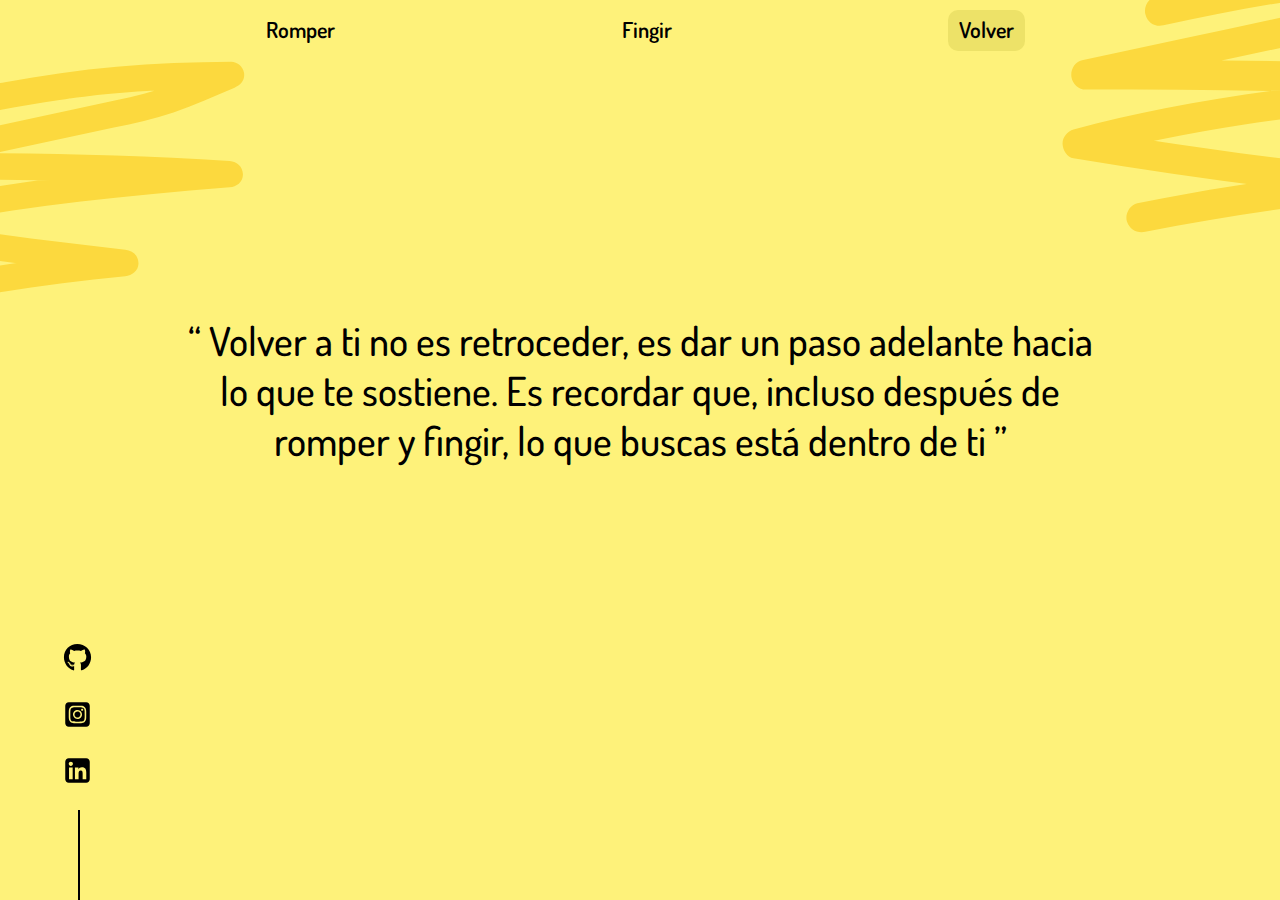
<file: html/return.html>
<!DOCTYPE html>
<html lang="en">
    <head>
        <meta charset="UTF-8">
        <meta name="robots" content="index,follow">
        <meta name="viewport" content="width=device-width, initial-scale=1.0">

        <!-- Title -->
        <title>Circle</title>


        <!-- Link CSS -->
        <link rel="stylesheet" href="/css/return.css">
        
        <!-- Link Font -->
        <link rel="preconnect" href="https://fonts.googleapis.com">
        <link rel="preconnect" href="https://fonts.gstatic.com" crossorigin>
        <link href="https://fonts.googleapis.com/css2?family=Dosis:wght@200..800&display=swap" rel="stylesheet">

    </head>

    <body>
        <!-- HEADER -->
        <header>
            <span class="header_ray-up"></span>
            <span class="header_trace-up"></span>

            <nav class="header_nav">
                <ul class="header_nav-elements">
                    <!-- <li class="header_logo">
                        <a href="#"></a>
                    </li> -->

                    <!-- Link#1 Romper-->
                    <li><a href="/index.html">Romper</a></li>
                    <!-- Link#2 Fingir-->
                    <li><a href="/html/fake.html">Fingir</a></li>
                    <!-- Link#3 Volver-->
                    <li class="header_nav-current"><a href="/html/return.html">volver</a></li>
                </ul>
            </nav>
        </header>

        <!-- MAIN -->
        <main>

            <section class="main_phrase">
                <p class="main_text">“ Volver a ti no es retroceder, es dar un paso adelante hacia lo que te sostiene. Es recordar que, incluso después de romper y fingir, lo que buscas está dentro de ti ”</p>

            </section>

        </main>

        <!-- FOOTER -->
        <footer>
                <ul class="footer_elements">
                    <!-- link1 -->
                    <li class="footer_social">
                        <a href="#"><span class=" --github"></span></a>
                    </li>

                    <!-- Link2 -->
                    <li class="footer_social">
                        <a href="#"><span class=" --instagram"></span></a>
                    </li>

                    <!-- Link3 -->
                    <li class="footer_social">
                        <a href="#"><span class=" --linkeding"></span></a>
                    </li>
                    
                    <li><span class="footer_line"></span></li>
                </ul>
        </footer>        

    </body>

</html>
</file>
<file: css/return.css>
/* 
    1. Modelo de caja (width, etc.)
    2. Posicionamiento (display, position, etc.)
    3. Tipografia (Texto)
    4. Visual
    5. Otros.
*/
  
  *{
      box-sizing: border-box;
      padding: 0;
      margin: 0;
  }

  html{
      font-size: 62.5%;
      font-family: "Dosis", sans-serif;
  }

  :root{
    --header: 2.2rem;
    --title: 5.4rem;
    --text: 3.5rem;
    --footer: 2rem;
    --circle: rgb(247, 54, 54);
    --current-header: #ede268;
    --bodybackground: #fef27a;
    --explosion--speed: 0.02; /*Más lenta 0.01, más rápida 0.05*/
    --camera-position-circle: 3.8;
  }


  /** -- BODY -- **/
  body{
    width: 100vw;
    max-width: 1300px;
    height: 100%;
    min-height: 100vh;
    margin: 0 auto;

    overflow-x: hidden;

    background: var(--bodybackground);
  }

  ul li{
    list-style: none;
  }

  a{
    text-decoration: none;
    color: #000000;
    cursor: pointer;

  }

  /** -- HEADER -- **/
  header{
    width: 100%;
    min-width: 300px;
    height: 6rem;

    position: relative;
  }

  header .header_ray-up{
    width: 36rem;
    height: 40rem;

    position: absolute;
    top: 25px;
    left: calc(50% - 18rem);
    
    z-index: -1;
    
    background-image: url(../assets/svg/ray.svg) ;
    background-position: center;
    background-repeat: no-repeat;
    background-size: contain;
    
    opacity: .5;
  }

  header .header_trace-up{
    width: 45rem;
    height: 45rem;

    display: none;
    
    position: absolute;
    top: -130px;
    right: -230px;
    
    z-index: -10;

    background-image: url(../assets/svg/ray.svg);
    background-position: center;
    background-repeat: no-repeat;
    background-size: contain;
  }

  header .header_nav{
    width: 95%;
    min-width: 300px;
    height: 100%;
    margin: 0 auto;

    display: flex;
    justify-content: center;
    align-items: center;

    position: relative;
    z-index: 10;

  }

  header .header_nav .header_nav-elements{
    width: 85%;
    display: flex;
    justify-content: space-around;

    font-size: var(--header);
    font-weight: 600;
  }

  header .header_nav .header_nav-elements li{
    padding: .5rem 1.1rem .8rem;
  }

  header .header_nav .header_nav-elements li{
      text-transform:lowercase;
  }

  header .header_nav .header_nav-elements li::first-letter{
      text-transform: uppercase;
  }

  header .header_nav .header_nav-elements .header_nav-current{
    background: var(--current-header);
    border-radius: 1rem;
  }

  /** -- MAIN -- **/
  main{ 
    width: 100%;
    min-width: 300px;
  }

  .main_phrase{
    width: 72%;
    height: 100%;
    min-height: 69.9vh;
    margin: 0 auto 5rem; 
                      
    display:flex;
    flex-direction:column;
    justify-content: center;
    align-items:center;
  }

  .main_text{
    width: 100%;
    padding-top: 3rem;

    font-size: var(--text);

    text-align: center;
    font-weight: 500;
    color: #000000;
  }

  
  /** -- FOOTER -- **/
  footer{
    width: 100%;
    min-width: 300px;

    position: relative;
  }

  footer .footer_elements{
    width: 100%;
    height: auto;

    display: flex;
    align-items: center;
    justify-content: center;
    flex-wrap: wrap;

    position: absolute;
    top: 0;

    background: #000000;
  }

  footer .footer_elements .footer_social{
    margin: 0 10%;
    padding: 1.5rem 0;

    font-size: var(--footer);

  }

  footer .footer_elements .--github::after{
    content: "Github";
    color: white;
  }

  footer .footer_elements .--linkeding::after{
    content: "Linkeding";
    color: white;
  } 

  footer .footer_elements .--instagram::after{
    content: "Instagram";
    color: white;
  } 


  /** -- Media: Desktop -- **/
  @media(min-width:900px){

    :root{
        --text: 4rem;
        --camera-position-circle: 2.8;
    }

    header .header_ray-up{
        width: 40rem;

        display: block;
        
        top: -16px;
        left: -150px;

        opacity: 1;
    }

    header .header_trace-up{
        display: block;
    }

   .main_text{
      font-size: var(--text);
    }


    /* FOOTER */

    footer{
        padding: 0 6rem;

    }

    footer .footer_elements{
        width: auto;
        height: 26rem;

        flex-direction: column;
        justify-content: space-between;
        flex-wrap: nowrap;

        position: fixed;
        top: auto;
        bottom: 0;

        background: transparent;
    }

    footer .footer_elements .footer_social{
        width: 3.5rem;
        height: 3.5rem;
        margin: 0;
        padding: 0;

        display: inline-block;

        background-position: center;
        background-repeat: no-repeat;
        background-size: contain;
    }

    footer .footer_elements .footer_social span{
        width: 100%;
        height: 100%;

        display: inline-block;

    }

    footer .footer_elements .--github::after{
        content: none;
    }

    footer .footer_elements .--linkeding::after{
        content: none;
    } 

    footer .footer_elements .--instagram::after{
        content: none;
    } 

    
    footer .footer_elements .--github{
        background-image: url(../assets/social-media/github-brands.svg);
        content: 0;
    }

    footer .footer_elements .--linkeding{
        background-image: url(../assets/social-media/linkeding_black.svg);
    }

    footer .footer_elements .--instagram{
        background-image: url(../assets/social-media/ig_black.svg);
    }

    
    footer .footer_line{
        border-inline-start: 2px solid black;
        height: 9rem;
        display: block;

        position: relative;
        right: -50%;
    }


  }
</file>
